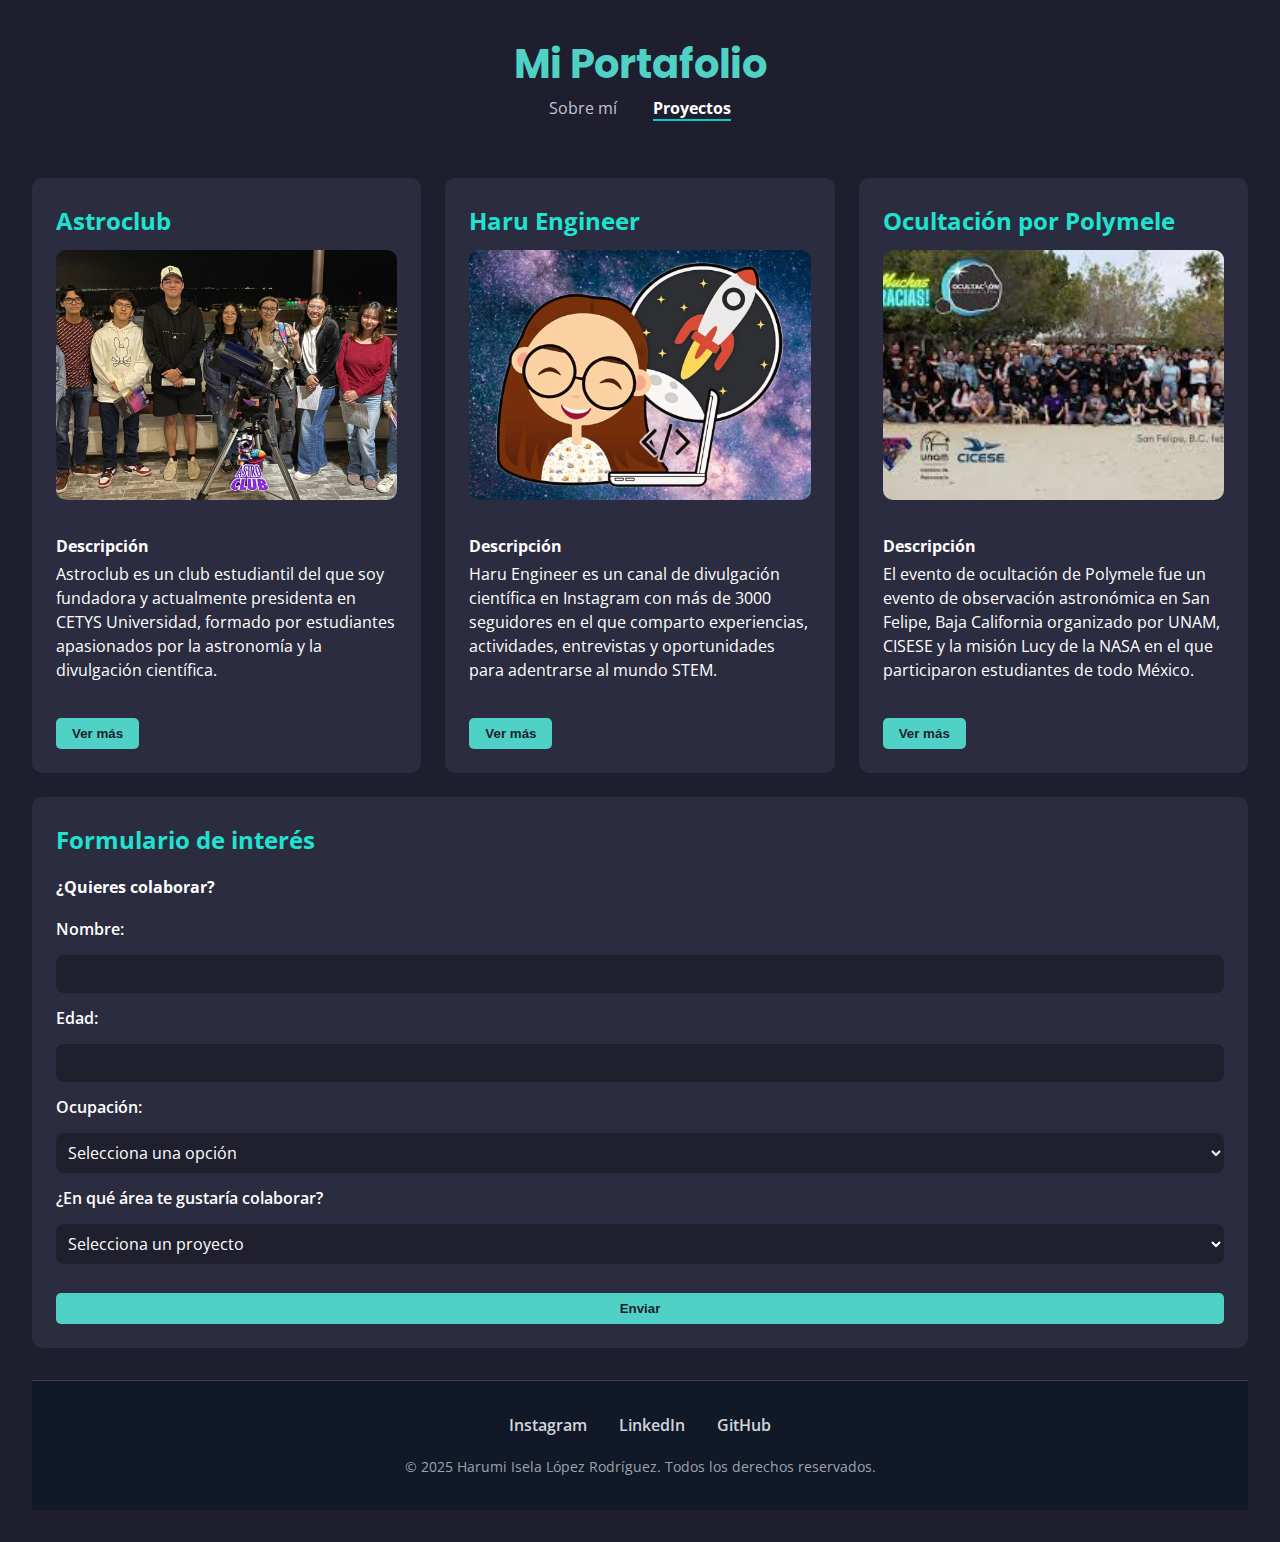
<file: Portafolio/proyectos.html>
<!DOCTYPE html>
<html lang="es">
<head>
  <meta charset="UTF-8">
  <meta name="viewport" content="width=device-width, initial-scale=1.0">
  <title>Portafolio</title>
  <link href="https://fonts.googleapis.com/css2?family=Poppins:wght@600&family=Open+Sans&display=swap" rel="stylesheet">

  <link rel="stylesheet" href="style.css">

  <script src="interactividad.js" defer></script>
</head>
<body>
  <header>
    <h1>Mi Portafolio</h1>
    <nav>
      <a href="index.html" class="nav-link">Sobre mí</a>
      <a href="proyectos.html" class="nav-link active">Proyectos</a>
    </nav>
  </header>

  <section id="proyectos">
    <div class="proyectos">
      <div class="card">
        <div class="project-card">
          <h3>Astroclub</h3>
          <img src="imgs/astroclub.jpeg" alt="Astroclub" class="project-image">
          <h4>Descripción</h4>
          <p>Astroclub es un club estudiantil del que soy fundadora y actualmente presidenta en CETYS Universidad, formado por estudiantes
            apasionados por la astronomía y la divulgación científica.
          </p>
          <div class="extra-content" style="display: none;">
            <p><strong>Objetivo</strong><br> Incentivar el gusto e interés por la astronomía y las ciencias en la comunidad estudiantil y de Ensenada a través de eventos, entrevistas y creación de contenido.</p>
            <p><strong>Duración</strong><br> El club fue formado en agosto de 2024 y sigue activo actualmente.</p>
            <p><strong>Impacto</strong><br> Colaboración con instituciones de investigación locales como UNAM y CISESE, divulgación científica en eventos de más de 4000 asistentes en la ciudad de Ensenada,
              y difusión de iniciativas como Explora STEM que incentiva a los jóvenes a adentrarse a la tecnología. </p>
            <p><strong>Elige una puntuación para este proyecto:</strong></p>
      
            <!-- Estrellas -->
            <div class="rating-container">
              <div class="stars">
                <input type="radio" name="rating" id="astro1" value="1">
                <label for="astro1" class="star">&#9733;</label>
            
                <input type="radio" name="rating" id="astro2" value="2">
                <label for="astro2" class="star">&#9733;</label>
            
                <input type="radio" name="rating" id="astro3" value="3">
                <label for="astro3" class="star">&#9733;</label>
              </div>
              <div class="rating-message" id="ratingMessage"></div>
            </div>
            
          </div>
        
          <button class="btn">Ver más</button>
        </div>
      </div>
      
      <div class="card">
        <div class="project-card">
          <h3>Haru Engineer</h3>
          <img src="imgs/haruengineer.jpg" alt="Astroclub" class="project-image">
          <h4>Descripción</h4>
          <p>Haru Engineer es un canal de divulgación científica en Instagram con más de 3000 seguidores en el que comparto
            experiencias, actividades, entrevistas y oportunidades para adentrarse al mundo STEM.
          </p>
          
          <div class="extra-content" style="display: none;">
            <p><strong>Objetivo</strong><br> Incentivar a más jóvenes a unirse a las áreas de ciencia y tecnología.</p>
            <p><strong>Duración</strong><br> La cuenta fue creada en agosto de 2023 y hasta la fecha trabajo en este proyecto.</p>
            <p><strong>Impacto</strong><br> Creación de una comunidad de más de 3000 personas interesadas en conocer más sobre ciencia y tecnología. </p>
            <p><strong>Elige una puntuación para este proyecto:</strong></p>

             <!-- Estrellas -->
             <div class="rating-container">
              <div class="stars">
                <input type="radio" name="rating" id="haru1" value="1">
                <label for="haru1" class="star">&#9733;</label>
            
                <input type="radio" name="rating" id="haru2" value="2">
                <label for="haru2" class="star">&#9733;</label>
            
                <input type="radio" name="rating" id="haru3" value="3">
                <label for="haru3" class="star">&#9733;</label>
              </div>
              <div class="rating-message" id="ratingMessage"></div>
            </div>
          </div>
        
          <p class="rating-message" id="rating-msg1"></p>
        
          <button class="btn">Ver más</button>
        </div>
      </div>
      <div class="card">
        <div class="project-card">
          <h3>Ocultación por Polymele</h3>
          <img src="imgs/polymele.jpg" alt="Polymele" class="project-image">
          <h4>Descripción</h4>
          <p>El evento de ocultación de Polymele fue un evento de observación astronómica en San Felipe, Baja California 
            organizado por UNAM, CISESE y la misión Lucy de la NASA en el que participaron estudiantes de todo México.
          </p>

          <div class="extra-content" style="display: none;">
            <p><strong>Objetivo</strong><br>Obtener la mayor cantidad de datos de la ocultación por Polymele en soporte a la misión Lucy de NASA que 
              enviará una sonda espacial a estudiarlo en 2027.</p>
            <p><strong>Duración</strong><br> La campaña tuvo una duración de 5 días, incluyendo exploración de terreno, prácticas y simulacros y la ocultación ocurrió durante la madrugada del 26 de febrero de 2024.</p>
            <p><strong>Impacto</strong><br> Se recolectaron datos útiles para la misión Lucy de NASA que próximamente se publicarán en un artículo.</p>
            <p><strong>Elige una puntuación para este proyecto:</strong></p>
            
             <!-- Estrellas -->
             <div class="rating-container">
              <div class="stars">
                <input type="radio" name="rating" id="poly1" value="1">
                <label for="poly1" class="star">&#9733;</label>
            
                <input type="radio" name="rating" id="poly2" value="2">
                <label for="poly2" class="star">&#9733;</label>
            
                <input type="radio" name="rating" id="poly3" value="3">
                <label for="poly3" class="star">&#9733;</label>
              </div>
              <div class="rating-message" id="ratingMessage"></div>
            </div>
          </div>

          
          <p class="rating-message" id="rating-msg1"></p>
        
          <button class="btn">Ver más</button>
        </div>
      </div>
    </div>
  </section>
  <div class="card">
    <div class="project-card">
      <h3>Formulario de interés</h3>
      <h4>¿Quieres colaborar?</h4>
      <form class="project-form" id="interestForm">
        <label for="nombre">Nombre:</label>
        <input type="text" id="nombre" name="nombre" required>
  
        <label for="edad">Edad:</label>
        <input type="number" id="edad" name="edad" required min="1" max="98">
  
        <label for="ocupacion">Ocupación:</label>
        <select id="ocupacion" name="ocupacion" required>
          <option value="">Selecciona una opción</option>
          <option value="Estudiante">Estudiante</option>
          <option value="Profesor(a)">Profesor(a)</option>
          <option value="Investigador(a)">Investigador(a)</option>
          <option value="Divulgador(a)">Divulgador(a)</option>
          <option value="Desarrollador(a)">Desarrollador(a)</option>
          <option value="Otro">Otro</option>
        </select>
  
        <label for="proyecto">¿En qué área te gustaría colaborar?</label>
        <select id="proyecto" name="proyecto" required>
          <option value="">Selecciona un proyecto</option>
          <option value="Astroclub">Proyectos de investigación</option>
          <option value="Divulgación STEM">Campañas de observación astronómica</option>
          <option value="Charlas científicas">Charlas científicas</option>
          <option value="Contenido digital">Creación de contenido digital</option>
          <option value="Explora STEM">Evento Explora STEM</option>
        </select>
       
        <p id="edadError" class="form-error" style="display: none;">Edad inválida. Debe ser entre 1 y 98 años.</p>
        <p id="formError" class="form-error" style="display: none;">Por favor, completa todos los campos.</p>

        
  
        <button id="enviar" type="button" class="btn">Enviar</button>
      </form>
      <p id="generalError" class="form-error" style="display: none;">Por favor, completa todos los campos correctamente.</p>
      <div id="contactInfo" class="contacto" style="display: none;">
        <p>Gracias por llenar el formulario. Puedes contactarme al correo <strong>haruengineerlab@gmail.com</strong> o en mis redes sociales.</p>
      </div>
      
    </div>
  </div>
  

  <footer class="footer">
    <div class="footer-content">
      <div class="footer-socials">
        <a href="https://www.instagram.com/haru.engineer_/" target="_blank">Instagram</a>
        <a href="https://www.linkedin.com/in/harumi-lopez/" target="_blank">LinkedIn</a>
        <a href="https://github.com/H4RU77" target="_blank">GitHub</a>
      </div>
      <p class="footer-copy">&copy; 2025 Harumi Isela López Rodríguez. Todos los derechos reservados.</p>
    </div>
  </footer>
  
  
</body>
</html>
</file>
<file: Portafolio/style.css>
/*Paleta: Profesional Moderno (Oscuro Elegante)*/
 :root {
    --fondo: #1E1E2F;
    --acento: #4FD1C5;
    --texto-principal: #FFFFFF;
    --texto-secundario: #C5C5D2;
    --boton-hover: #3B82F6;
  }

  /* Reset básico */
  * {
    margin: 0;
    padding: 0;
    box-sizing: border-box;
  }
  /*Estilos de etiquetas principales*/
  body {
    font-family: 'Open Sans', sans-serif;
    background-color: var(--fondo);
    color: var(--texto-principal);
    line-height: 1.6;
    padding: 2rem;
  }

  header {
    text-align: center;
    margin-bottom: 2rem;
  }

  h1 {
    font-family: 'Poppins', sans-serif;
    font-size: 2.5rem;
    color: var(--acento);
  }
  /*Barra de navegación*/
  nav a {
    margin: 0 1rem;
    color: var(--texto-secundario);
    text-decoration: none;
  }

  nav a:hover {
    color: var(--acento);
  }
  /*Sección de proyectos*/
  .proyectos {
    display: grid;
    grid-template-columns: repeat(auto-fit, minmax(280px, 1fr));
    gap: 1.5rem;
    margin-top: 2rem;
  }
    /*Estilos de Cartas de proyectos*/
  .card {
    background-color: #2C2C40;
    padding: 1.5rem;
    border-radius: 10px;
    transition: transform 0.3s;
    flex: 1 1 auto;
    height: auto;
    margin-top: 1.5rem;
  }

  .card:hover {
    transform: translateY(-5px);
  }

  .card h2 {
    color: var(--acento);
    margin-bottom: 0.5rem;
  }

  .btn {
    background-color: var(--acento);
    color: var(--fondo);
    border: none;
    padding: 0.5rem 1rem;
    border-radius: 5px;
    cursor: pointer;
    font-weight: bold;
    margin-top: 1rem;
  }

  .btn:hover {
    background-color: var(--boton-hover);
    color: white;
  }

  .project-image {
    width: 100%;
    border-radius: 10px;
    margin: 10px 0;
    height: 250px; 
    object-fit: cover;
  }
  /*Estilos de la sección rating*/
  .rating-container {
  display: flex;
  align-items: flex-start;
  gap: 1rem;
  margin-top: 1rem;
}

.rating-text {
  display: flex;
  flex-direction: column;
  align-items: flex-start;
}

.rating-title {
  font-weight: bold;
  color: #ffffff;
  margin-bottom: 0.25rem;
}

.stars {
  display: flex;
  flex-direction: row-reverse;
}

.stars input[type="radio"] {
  display: none;
}

.star {
  font-size: 1.8rem;
  color: #aaa;
  cursor: pointer;
  transition: color 0.2s;
  margin-right: 0.2rem;
}

.stars input[type="radio"]:checked ~ label.star,
.stars label.star:hover,
.stars label.star:hover ~ label.star {
  color: gold;
}

.rating-message {
  font-size: 1rem;
  color: #ffffff;
  min-width: 120px;
  margin-top: 1.5rem;
}

  
  .rating label {
    margin-right: 10px;
    cursor: pointer;
  }
  
  .rating-message {
    margin-top: 5px;
    font-style: italic;
    color: #00ffe0;
  }
  .card h3 {
    color: #1fe3d0;
    font-size: 1.5rem;
  }

  .nav-link.active {
    color: white;
    font-weight: bold;
    border-bottom: 2px solid #00d1c7; 
  }
  .rating .star {
    font-size: 1.5em;
    cursor: pointer;
    color: #ccc;
    transition: color 0.2s;
  }
  
  .rating .star.selected {
    color: gold;
  }

  .project-card h4 {
    margin-top: 1rem; 
    margin-bottom: 0.2rem; 
    font-weight: bold;
  }
  /* más estilos para las project cards */
  .project-card p {
    margin-bottom: 1.2rem; /* entre secciones */
    line-height: 1.5;
  }
  .project-card {
    max-height: 550px; 
    overflow: hidden;
    transition: max-height 0.5s ease;
    position: relative;
  }
  
 
  .project-card.expanded {
    max-height: 1000px; 
  }

     /*Contenido extra para mostrar tras dar click en "ver mas"*/
  .extra-content {
    display: none;
  }
  
  .extra-content p {
    margin-bottom: 1.2rem;
  }
  
  .extra-content strong {
    display: inline; 
    font-weight: bold;
  }
  
  .rating {
    margin-top: 0.8rem;
    margin-bottom: 1rem;
  }

 /* formulario */
 .project-form {
  display: flex;
  flex-direction: column;
  gap: 0.8rem;
  margin-top: 1rem;
}

.project-form label {
  font-weight: 600;
  color: #ffffff;
}

.project-form input,
.project-form select {
  padding: 0.5rem;
  border-radius: 8px;
  border: none;
  font-family: inherit;
  font-size: 1rem;
  background-color: #1f1f2e;
  color: #fff;
}

.project-form input:focus,
.project-form select:focus {
  outline: 2px solid #38bdf8;
}

.form-error {
  color: #f87171;
  font-size: 0.9rem;
}

.form-contact {
  margin-top: 1.2rem;
  background-color: #1f1f2e;
  padding: 1rem;
  border-radius: 10px;
  color: #d1d5db;
  text-align: center;
}


.formulario {
  display: flex;
  flex-direction: column;
  gap: 0.8rem;
  color: white;
}

.formulario input,
.formulario select {
  padding: 0.5rem;
  border-radius: 0.5rem;
  border: none;
  font-size: 1rem;
}

.contact-info {
  color: #ffffff;
  background-color: rgba(255, 255, 255, 0.08);
  padding: 1rem;
  border-radius: 0.8rem;
  font-size: 1rem;
}



  

    /*Sección Sobre mi*/
  .sobre-mi {
    display: flex;
    flex-direction: column;
    gap: 2rem;
    margin-bottom: 3rem;
  }

  .info-card {
    display: flex;
    flex-wrap: wrap;
    align-items: center;
    background-color: #2C2C40;
    border-radius: 12px;
    padding: 1.5rem;
    gap: 1.5rem;
  }

  .info-card img {
    width: 150px;
    height: 150px;
    border-radius: 10px;
    object-fit: cover;
  }

  .info-text {
    flex: 1;
  }

  .info-text h2 {
    color: var(--acento);
    margin-bottom: 0.5rem;
  }

  .info-card .info-title{
    text-align: center;
    width: 100%;
    margin-top: 2rem;
  }
 
   /*Video de youtube*/
   .video-section {
    width: 100%;
    display: flex;
    justify-content: center;
    margin-top: 1rem;
    margin-bottom: 2rem;
  }
  
   .youtube-container {
    position: relative;
    width: 100%;
    max-width: 1200px; /* Le permitimos más ancho */
    aspect-ratio: 16 / 9; /* soporte moderno */
    border-radius: 1rem;
    overflow: hidden;
    box-shadow: 0 4px 12px rgba(0, 0, 0, 0.3);
  }
  
  .youtube-container iframe {
    position: absolute;
    top: 0;
    left: 0;
    width: 100%;
    height: 100%;
    border: none;
  }
  .info-title {
    text-align: center;
    font-size: 1.8rem;
    font-weight: 700;
    color: #ffffff;
    margin-bottom: 1rem;
    padding-bottom: 0.5rem;
    letter-spacing: 1px;
    
  }

   /*Footer*/
  .footer {
    background-color: #111827;
    padding: 2rem 1rem;
    text-align: center;
    color: #ffffff;
    margin-top: 2rem;
    border-top: 1px solid #374151;
  }
  
  .footer-content {
    max-width: 900px;
    margin: 0 auto;
  }
  
  .footer-socials {
    display: flex;
    justify-content: center;
    gap: 2rem;
    margin-bottom: 1rem;
  }
  
  .footer-socials a {
    color: #d1d5db;
    text-decoration: none;
    font-weight: 600;
    transition: color 0.3s ease;
  }
  
  .footer-socials a:hover {
    color: var(--acento); 
  }
  
  .footer-copy {
    font-size: 0.9rem;
    color: #9ca3af;
  }


  
  
  /*media queries*/
  
  @media (max-width: 600px) {
    /*reducción general para mejor visualización*/
    body {
      padding: 1rem;
    }

    h1 {
      font-size: 2rem;
    }
    /*visualizar info cards en columnas y con el texto centrado*/
    .info-card {
      flex-direction: column;
      text-align: center;
    }

    /*vizualizar mejor la sección del video*/
    .info-card img {
      width: 100px;
      height: 100px;
    }
    .info-card .info-title{
      font-size: 1rem;
      padding-bottom: 0px;
    }
    
  }
</file>
